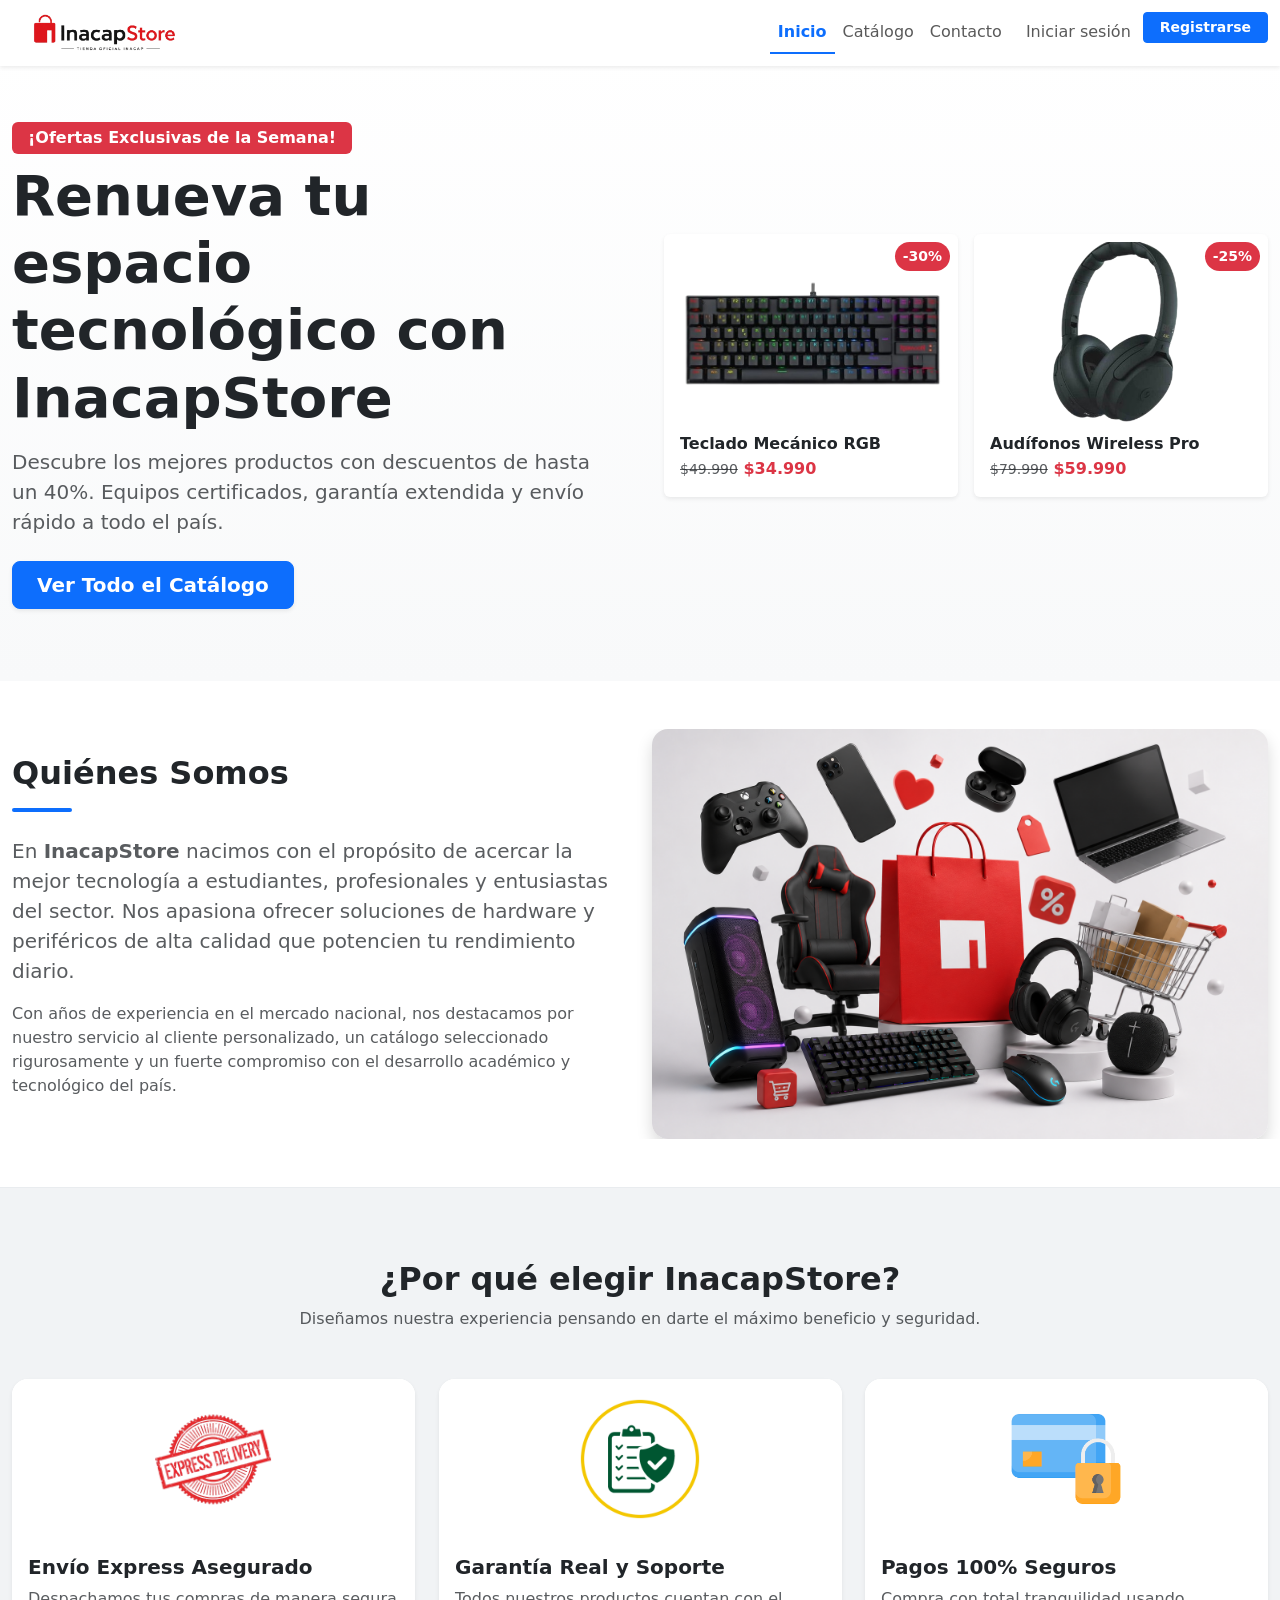
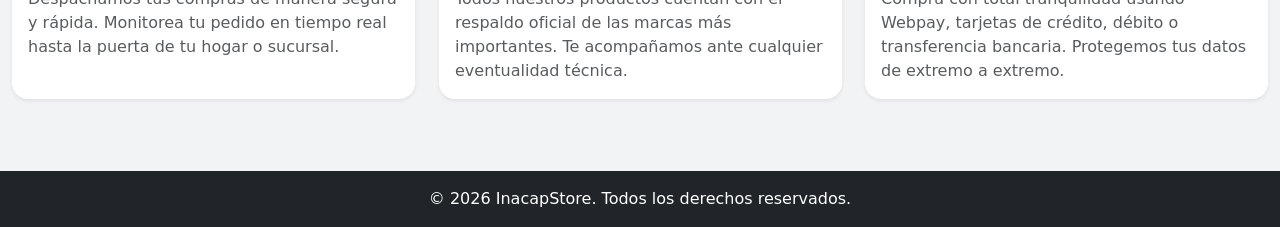
<file: index.html>
<!DOCTYPE html>
<html lang="es">
<head>
    <meta charset="UTF-8">
    <meta name="viewport" content="width=device-width, initial-scale=1.0">
    <title>InacapStore - Inicio</title>
    <link href="https://cdn.jsdelivr.net/npm/bootstrap@5.3.0/dist/css/bootstrap.min.css" rel="stylesheet">
    <link rel="stylesheet" href="css/style.css">
    <style>
        /* Estilos específicos para mejorar el aspecto visual del Index */
        .hero-section {
            background: linear-gradient(135deg, #f8f9fa 0%, #e9ecef 100%);
        }
        .card-benefit img {
            height: 180px;
            object-fit: cover;
        }
        .promo-card {
            transition: transform 0.3s ease;
        }
        .promo-card:hover {
            transform: translateY(-5px);
            cursor: pointer;
        }
    </style>
</head>
<body>

    <nav class="navbar navbar-expand-lg navbar-light bg-white shadow-sm fixed-top">
        <div class="container">
            <a class="navbar-brand" href="index.html">
                <img src="assets/logo.png" alt="Logo InacapStore" class="logo-navbar" style="height: 40px;">
            </a>
            <button class="navbar-toggler" type="button" data-bs-toggle="collapse" data-bs-target="#navbarNav">
                <span class="navbar-toggler-icon"></span>
            </button>
            <div class="collapse navbar-collapse" id="navbarNav">
                <ul class="navbar-nav ms-auto" id="menu-navegacion">
                </ul>
            </div>
        </div>
    </nav>

    <main>
        <section class="hero-section py-5 border-bottom">
            <div class="container py-4">
                <div class="row align-items-center g-5">
                    <div class="col-lg-6">
                        <span class="badge bg-danger mb-2 px-3 py-2 fs-6">¡Ofertas Exclusivas de la Semana!</span>
                        <h1 class="display-4 fw-bold text-dark mb-3">Renueva tu espacio tecnológico con InacapStore</h1>
                        <p class="lead text-muted mb-4">Descubre los mejores productos con descuentos de hasta un 40%. Equipos certificados, garantía extendida y envío rápido a todo el país.</p>
                        <a href="catalogo.html" class="btn btn-primary btn-lg px-4 me-md-2 fw-bold shadow-sm btn-movimiento-cta">Ver Todo el Catálogo</a>
                    </div>
                    
                    <div class="col-lg-6">
                        <div class="row g-3">
                            <div class="col-sm-6" onclick="location.href='catalogo.html';">
                                <div class="card h-100 border-0 shadow-sm promo-card">
                                    <span class="position-absolute top-0 end-0 bg-danger text-white px-2 py-1 m-2 rounded-pill small fw-bold">-30%</span>
                                    <img src="assets/producto-oferta1.png" class="card-img-top p-2 rounded-4" alt="Teclado Gamer" onerror="this.src='https://via.placeholder.com/250x180?text=Producto+Oferta+1'">
                                    <div class="card-body pt-0">
                                        <h6 class="card-title fw-bold mb-1 text-truncate">Teclado Mecánico RGB</h6>
                                        <p class="text-danger fw-bold mb-0"><del class="text-muted small fw-normal">$49.990</del> $34.990</p>
                                    </div>
                                </div>
                            </div>
                            <div class="col-sm-6" onclick="location.href='catalogo.html';">
                                <div class="card h-100 border-0 shadow-sm promo-card">
                                    <span class="position-absolute top-0 end-0 bg-danger text-white px-2 py-1 m-2 rounded-pill small fw-bold">-25%</span>
                                    <img src="assets/producto-oferta2.png" class="card-img-top p-2 rounded-4" alt="Audífonos Pro" onerror="this.src='https://via.placeholder.com/250x180?text=Producto+Oferta+2'">
                                    <div class="card-body pt-0">
                                        <h6 class="card-title fw-bold mb-1 text-truncate">Audífonos Wireless Pro</h6>
                                        <p class="text-danger fw-bold mb-0"><del class="text-muted small fw-normal">$79.990</del> $59.990</p>
                                    </div>
                                </div>
                            </div>
                        </div>
                    </div>
                </div>
            </div>
        </section>
<section class="py-4 py-md-5 bg-white overflow-hidden">
    
    <div class="container">
        
        <div class="row align-items-center g-4">
            
            <div class="col-12 col-md-6">
                <h2 class="fw-bold mb-3 text-dark">Quiénes Somos</h2>
                <div class="hr-theme mb-4" style="width: 60px; height: 4px; background-color: var(--bs-primary); border-radius: 2px;"></div>
                <p class="text-muted fs-5 lh-base">En <strong>InacapStore</strong> nacimos con el propósito de acercar la mejor tecnología a estudiantes, profesionales y entusiastas del sector. Nos apasiona ofrecer soluciones de hardware y periféricos de alta calidad que potencien tu rendimiento diario.</p>
                <p class="text-muted lh-base">Con años de experiencia en el mercado nacional, nos destacamos por nuestro servicio al cliente personalizado, un catálogo seleccionado rigurosamente y un fuerte compromiso con el desarrollo académico y tecnológico del país.</p>
            </div>
            
            <div class="col-12 col-md-6 d-flex align-items-center justify-content-center justify-content-md-end">
                <img src="assets/quienes-somos.png" 
                    alt="Equipo de InacapStore" 
                    class="img-fluid rounded-4 shadow" 
                    style="width: 100%; max-width: 650px; height: auto; display: block;"
                    onerror="this.src='https://via.placeholder.com/600x300?text=Nuestra+Empresa'">
            </div>

        </div>
    </div>
</section>

        <section class="py-5 bg-light border-top">
            <div class="container py-4">
                <div class="text-center mb-5">
                    <h2 class="fw-bold text-dark">¿Por qué elegir InacapStore?</h2>
                    <p class="text-muted">Diseñamos nuestra experiencia pensando en darte el máximo beneficio y seguridad.</p>
                </div>
                
                <div class="row g-4">
                    <div class="col-md-4">
                        <div class="card h-100 border-0 shadow-sm card-benefit rounded-4 overflow-hidden">
                            <img src="assets/envio.png" class="card-img-top" alt="Envío Rápido" onerror="this.src='https://via.placeholder.com/400x200?text=Env%C3%ADo+Express'">
                            <div class="card-body">
                                <h5 class="card-title fw-bold">Envío Express Asegurado</h5>
                                <p class="card-text text-muted">Despachamos tus compras de manera segura y rápida. Monitorea tu pedido en tiempo real hasta la puerta de tu hogar o sucursal.</p>
                            </div>
                        </div>
                    </div>
                    
                    <div class="col-md-4">
                        <div class="card h-100 border-0 shadow-sm card-benefit rounded-4 overflow-hidden">
                            <img src="assets/garantia.png" class="card-img-top" alt="Garantía Extendida" onerror="this.src='https://via.placeholder.com/400x200?text=Garant%C3%ADa+Oficial'">
                            <div class="card-body">
                                <h5 class="card-title fw-bold">Garantía Real y Soporte</h5>
                                <p class="card-text text-muted">Todos nuestros productos cuentan con el respaldo oficial de las marcas más importantes. Te acompañamos ante cualquier eventualidad técnica.</p>
                            </div>
                        </div>
                    </div>
                    
                    <div class="col-md-4">
                        <div class="card h-100 border-0 shadow-sm card-benefit rounded-4 overflow-hidden">
                            <img src="assets/pago.png" class="card-img-top" alt="Pago Seguro" onerror="this.src='https://via.placeholder.com/400x200?text=Pago+100%25+Seguro'">
                            <div class="card-body">
                                <h5 class="card-title fw-bold">Pagos 100% Seguros</h5>
                                <p class="card-text text-muted">Compra con total tranquilidad usando Webpay, tarjetas de crédito, débito o transferencia bancaria. Protegemos tus datos de extremo a extremo.</p>
                            </div>
                        </div>
                    </div>
                </div>
            </div>
        </section>
    </main>

    <footer class="bg-dark text-white text-center py-3">
        <p class="mb-0">&copy; 2026 InacapStore. Todos los derechos reservados.</p>
    </footer>

    <script src="https://cdn.jsdelivr.net/npm/bootstrap@5.3.0/dist/js/bootstrap.bundle.min.js"></script>
    
    <script src="js/init.js"></script>
</body>
</body>
</html>
</file>
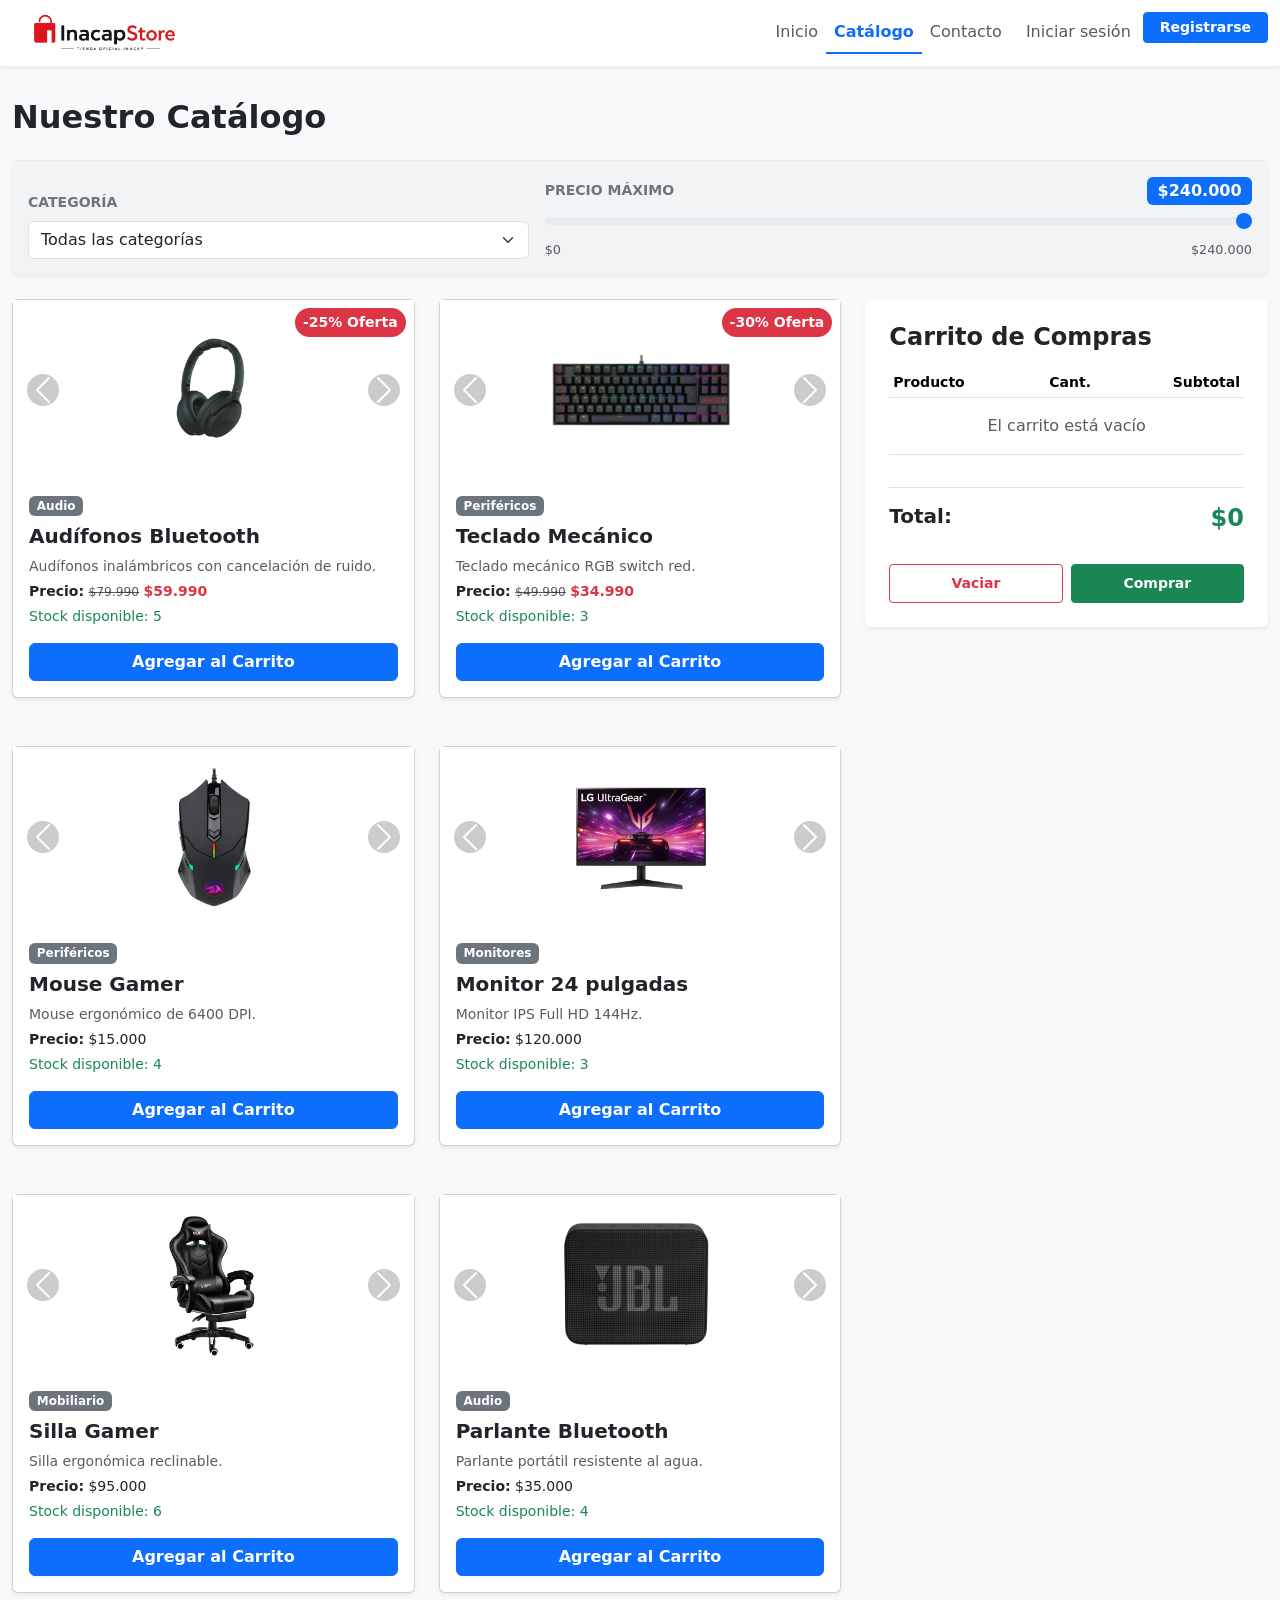
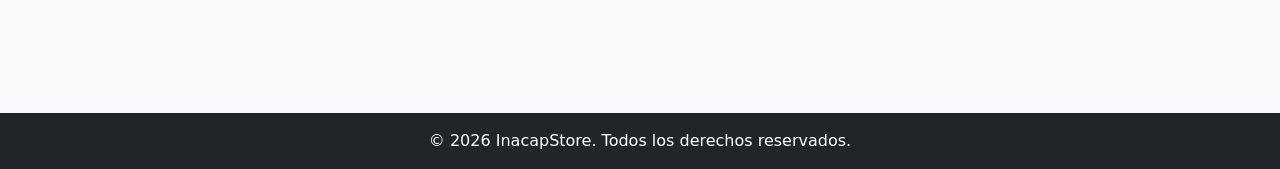
<file: catalogo.html>
<!DOCTYPE html>
<html lang="es">
<head>
    <meta charset="UTF-8">
    <meta name="viewport" content="width=device-width, initial-scale=1.0">
    <title>InacapStore - Catálogo</title>
    <link href="https://cdn.jsdelivr.net/npm/bootstrap@5.3.0/dist/css/bootstrap.min.css" rel="stylesheet">
    <link rel="stylesheet" href="css/style.css">
</head>
<body>

    <nav class="navbar navbar-expand-lg navbar-light bg-white shadow-sm fixed-top">
        <div class="container">
            <a class="navbar-brand" href="index.html">
                <img src="assets/logo.png" alt="Logo InacapStore" class="logo-navbar" style="height: 40px;">
            </a>
            <button class="navbar-toggler" type="button" data-bs-toggle="collapse" data-bs-target="#navbarNav">
                <span class="navbar-toggler-icon"></span>
            </button>
            <div class="collapse navbar-collapse" id="navbarNav">
                <ul class="navbar-nav ms-auto" id="menu-navegacion">
                    </ul>
            </div>
        </div>
    </nav>

    <main class="container py-5">
        <h2 class="mb-4 fw-bold">Nuestro Catálogo</h2>
        
        <div class="card p-3 shadow-sm border-0 mb-4 bg-light">
            <div class="row g-3 align-items-end">
                <div class="col-12 col-md-5">
                    <label for="filtro-categoria" class="form-label fw-bold small text-secondary">CATEGORÍA</label>
                    <select id="filtro-categoria" class="form-select">
                        </select>
                </div>
                <div class="col-12 col-md-7">
                    <div class="d-flex justify-content-between align-items-center mb-1">
                        <label for="filtro-precio" class="form-label fw-bold small text-secondary mb-0">PRECIO MÁXIMO</label>
                        <span id="precio-max-txt" class="badge bg-primary fs-6 fw-bold">$0</span>
                    </div>
                    <input type="range" class="form-range" id="filtro-precio" min="0" value="0">
                    <div class="d-flex justify-content-between text-muted extra-small" style="font-size: 0.8rem;">
                        <span>$0</span>
                        <span id="rango-limite-txt">$0</span>
                    </div>
                </div>
            </div>
        </div>

        <div id="alerta-carrito" class="mb-3"></div>

        <div class="row g-4 align-items-start">
            
            <div class="col-12 col-lg-8">
                <div class="row g-4" id="contenedor-productos">
                    </div>
            </div>

            <div class="col-12 col-lg-4">
                <div class="card shadow-sm border-0 carrito-responsivo p-2">
                    <div class="card-body">
                        <h4 class="card-title fw-bold mb-3 text-dark">Carrito de Compras</h4>
                        <div class="table-responsive">
                            <table class="table table-sm align-middle">
                                <thead>
                                    <tr class="text-secondary small">
                                        <th>Producto</th>
                                        <th class="text-center">Cant.</th>
                                        <th class="text-end">Subtotal</th>
                                    </tr>
                                </thead>
                                <tbody id="cuerpo-carrito">
                                    </tbody>
                            </table>
                        </div>
                        <div class="d-flex justify-content-between mt-3 border-top pt-3">
                            <h5 class="fw-bold text-dark">Total:</h5>
                            <h5 class="fw-bold text-success fs-4" id="total-carrito">$0</h5>
                        </div>

                        <div class="row g-2 mt-3">
                            <div class="col-6">
                                <button id="btn-vaciar" class="btn btn-outline-danger btn-sm w-100 fw-bold py-2">Vaciar</button>
                            </div>
                            <div class="col-6">
                                <button id="btn-comprar" class="btn btn-success btn-sm w-100 fw-bold py-2">Comprar</button>
                            </div>
                        </div>
                    </div>
                </div>
            </div>

        </div>
    </main>

    <footer class="bg-dark text-white text-center py-3 mt-5">
        <p class="mb-0">&copy; 2026 InacapStore. Todos los derechos reservados.</p>
    </footer>

    <script src="https://cdn.jsdelivr.net/npm/bootstrap@5.3.0/dist/js/bootstrap.bundle.min.js"></script>
    <script src="js/init.js"></script>
    <script src="js/catalogo.js"></script>
</body>
</html>
</file>
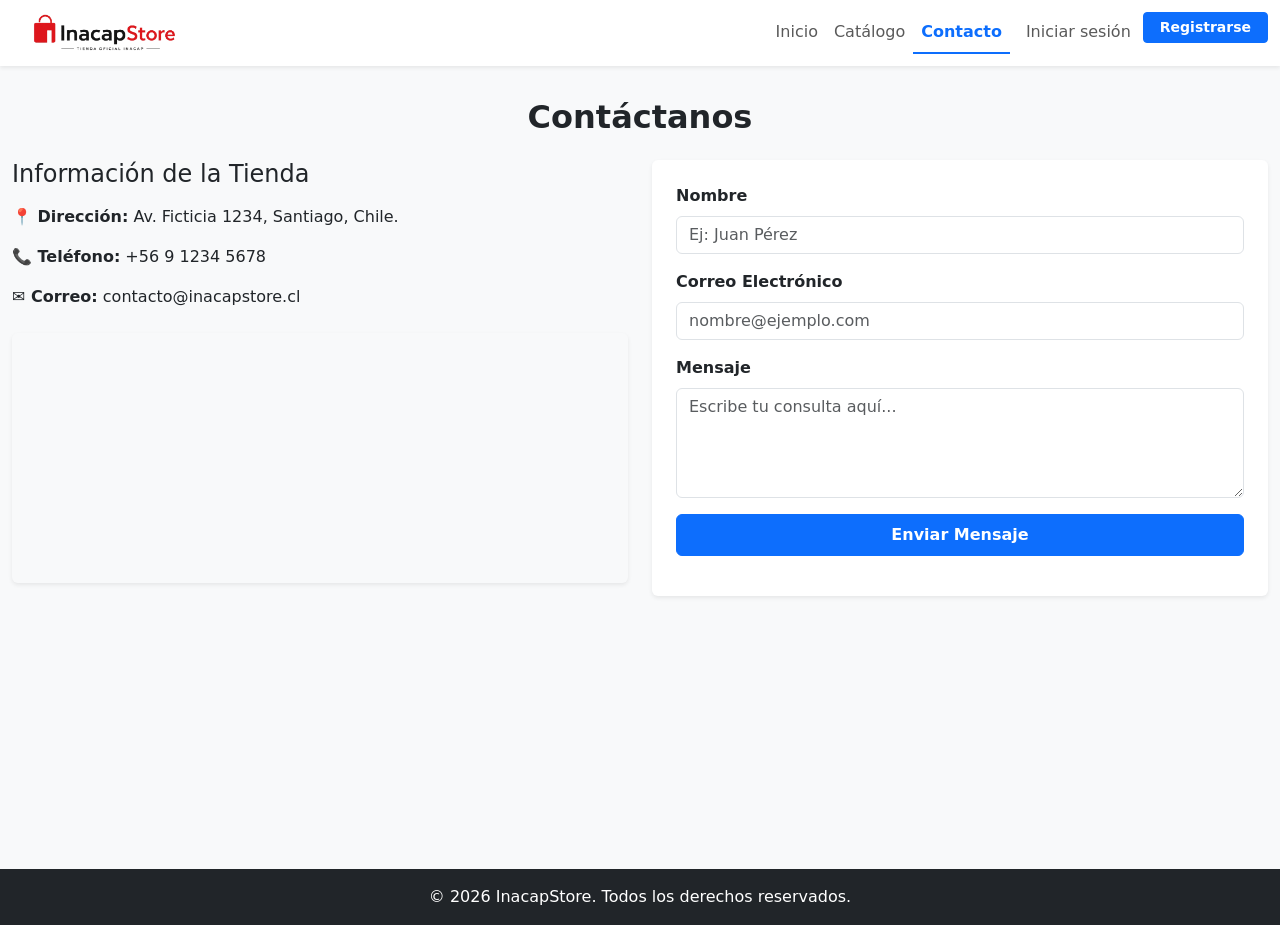
<file: contacto.html>
<!DOCTYPE html>
<html lang="es">
<head>
    <meta charset="UTF-8">
    <meta name="viewport" content="width=device-width, initial-scale=1.0">
    <title>InacapStore - Contacto</title>
    <link href="https://cdn.jsdelivr.net/npm/bootstrap@5.3.0/dist/css/bootstrap.min.css" rel="stylesheet">
    <link rel="stylesheet" href="css/style.css">
</head>
<body>

    <nav class="navbar navbar-expand-lg navbar-light bg-white shadow-sm fixed-top">
    <div class="container">
        <a class="navbar-brand" href="index.html">
            <img src="assets/logo.png" alt="Logo InacapStore" class="logo-navbar">
        </a>
        <button class="navbar-toggler" type="button" data-bs-toggle="collapse" data-bs-target="#navbarNav">
            <span class="navbar-toggler-icon"></span>
        </button>
        <div class="collapse navbar-collapse" id="navbarNav">
            <ul class="navbar-nav ms-auto" id="menu-navegacion">
                </ul>
        </div>
    </div>
</nav>

    <main class="container py-5">
        <h2 class="mb-4 fw-bold text-center">Contáctanos</h2>
        
        <div class="row g-4">
            
            <div class="col-md-6 order-1 order-md-2">
                <div class="card shadow-sm border-0">
                    <div class="card-body p-4">
                        <form id="form-contacto">
                            <div class="mb-3">
                                <label for="nombre" class="form-label fw-semibold">Nombre</label>
                                <input type="text" class="form-control" id="nombre" placeholder="Ej: Juan Pérez" required>
                            </div>
                            <div class="mb-3">
                                <label for="correo" class="form-label fw-semibold">Correo Electrónico</label>
                                <input type="email" class="form-control" id="correo" placeholder="nombre@ejemplo.com" required>
                            </div>
                            <div class="mb-3">
                                <label for="mensaje" class="form-label fw-semibold">Mensaje</label>
                                <textarea class="form-control" id="mensaje" rows="4" placeholder="Escribe tu consulta aquí..." required></textarea>
                            </div>
                            <button type="submit" class="btn btn-primary w-100 fw-bold py-2">Enviar Mensaje</button>
                        </form>
                        <div id="alerta-contacto" class="mt-3"></div>
                    </div>
                </div>
            </div>

            <div class="col-md-6 order-2 order-md-1">
                <h4 class="mb-3">Información de la Tienda</h4>
                <p><strong>📍 Dirección:</strong> Av. Ficticia 1234, Santiago, Chile.</p>
                <p><strong>📞 Teléfono:</strong> +56 9 1234 5678</p>
                <p><strong>✉️ Correo:</strong> contacto@inacapstore.cl</p>
                
                <div class="mt-4 ratio ratio-16x9 rounded shadow-sm overflow-hidden" style="max-height: 250px;">
                    <iframe src="https://www.google.com/maps/embed?pb=!1m14!1m12!1m3!1d13313.684128038758!2d-70.6504502!3d-33.4372!2m3!1f0!2f0!3f0!3m2!1i1024!2i768!4f13.1!5e0!3m2!1ses!2scl!4v1624320000000!5m2!1ses!2scl" style="border:0;" allowfullscreen="" loading="lazy"></iframe>
                </div>
            </div>

        </div>
    </main>

    <footer class="bg-dark text-white text-center py-3 mt-5">
        <p class="mb-0">© 2026 InacapStore. Todos los derechos reservados.</p>
    </footer>

    <script src="https://cdn.jsdelivr.net/npm/bootstrap@5.3.0/dist/js/bootstrap.bundle.min.js"></script>
    <script src="js/init.js"></script>
    <script src="js/contacto.js"></script>
    <script src="https://cdn.jsdelivr.net/npm/bootstrap@5.3.0/dist/js/bootstrap.bundle.min.js"></script>
    
    <script src="js/init.js"></script>
    
    <script src="js/catalogo.js"></script>
</body>
</body>
</html>
</file>
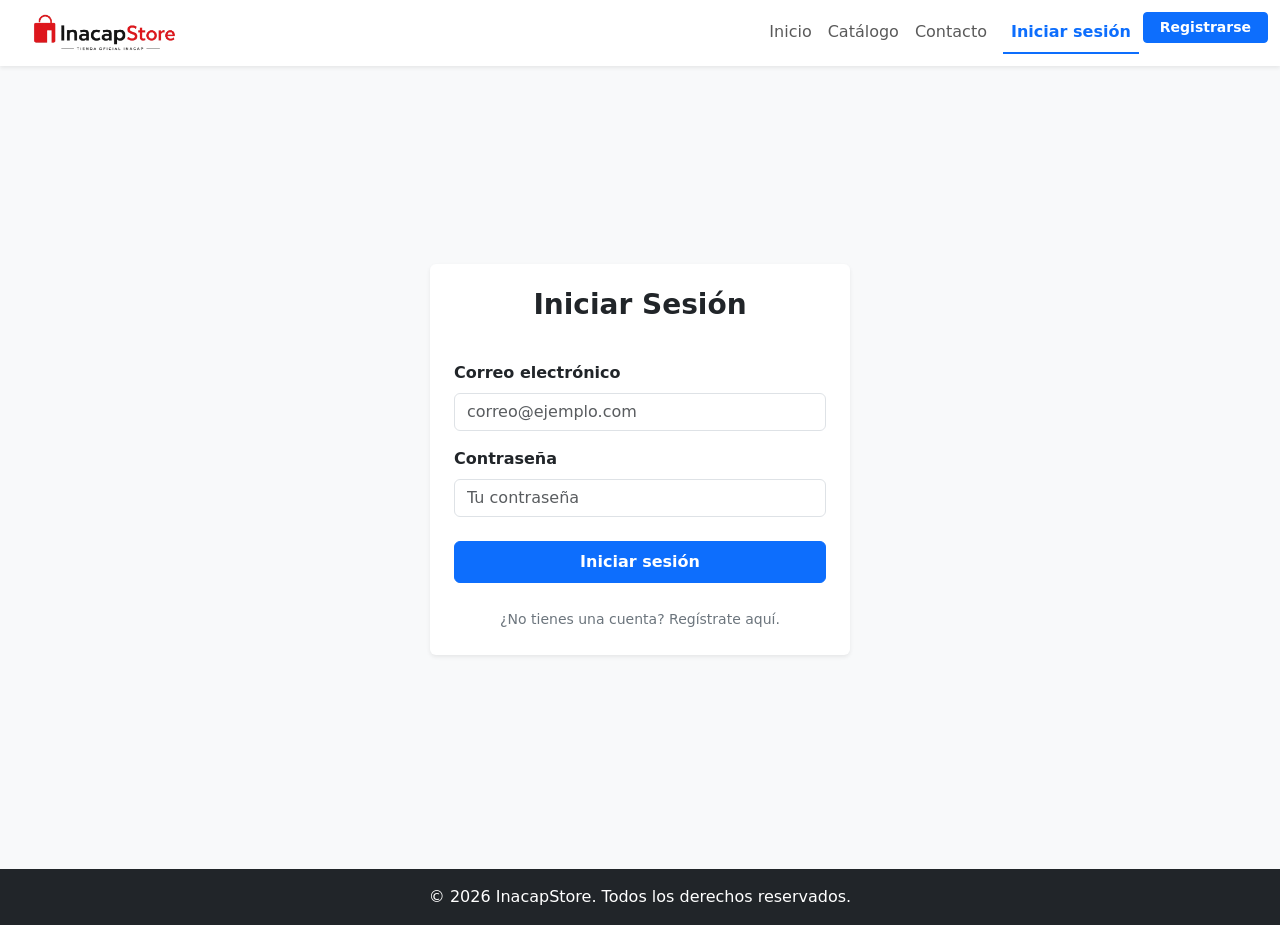
<file: login.html>
<!DOCTYPE html>
<html lang="es">
<head>
    <meta charset="UTF-8">
    <meta name="viewport" content="width=device-width, initial-scale=1.0">
    <title>InacapStore - Iniciar Sesión</title>
    <link href="https://cdn.jsdelivr.net/npm/bootstrap@5.3.0/dist/css/bootstrap.min.css" rel="stylesheet">
    <link rel="stylesheet" href="css/style.css">
</head>
<body>

    <nav class="navbar navbar-expand-lg navbar-light bg-white shadow-sm fixed-top">
        <div class="container">
            <a class="navbar-brand" href="index.html">
                <img src="assets/logo.png" alt="Logo InacapStore" class="logo-navbar" style="height: 40px;">
            </a>
            <button class="navbar-toggler" type="button" data-bs-toggle="collapse" data-bs-target="#navbarNav">
                <span class="navbar-toggler-icon"></span>
            </button>
            <div class="collapse navbar-collapse" id="navbarNav">
                <ul class="navbar-nav ms-auto" id="menu-navegacion">
                    </ul>
            </div>
        </div>
    </nav>

    <main class="container py-5 d-flex align-items-center justify-content-center" style="min-height: 80vh;">
        <div class="card shadow-sm border-0 p-4" style="width: 100%; max-width: 420px;">
            <h3 class="text-center fw-bold mb-4">Iniciar Sesión</h3>
            
            <div id="alerta-login" class="mb-3"></div>

            <form id="form-login" novalidate>
                <div class="mb-3">
                    <label for="login-correo" class="form-label fw-semibold">Correo electrónico</label>
                    <input type="email" class="form-control" id="login-correo" placeholder="correo@ejemplo.com" required>
                </div>
                <div class="mb-3">
                    <label for="login-password" class="form-label fw-semibold">Contraseña</label>
                    <input type="password" class="form-control" id="login-password" placeholder="Tu contraseña" required>
                </div>
                <button type="submit" class="btn btn-primary w-100 fw-bold py-2 mt-2">Iniciar sesión</button>
            </form>

            <div class="text-center mt-4">
                <a href="registro.html" class="text-decoration-none text-secondary small">¿No tienes una cuenta? Regístrate aquí.</a>
            </div>
        </div>
    </main>

    <footer class="bg-dark text-white text-center py-3 mt-auto">
        <p class="mb-0">&copy; 2026 InacapStore. Todos los derechos reservados.</p>
    </footer>

    <script src="https://cdn.jsdelivr.net/npm/bootstrap@5.3.0/dist/js/bootstrap.bundle.min.js"></script>
    <script src="js/init.js"></script>
    <script src="js/login.js"></script>
</body>
</html>
</file>
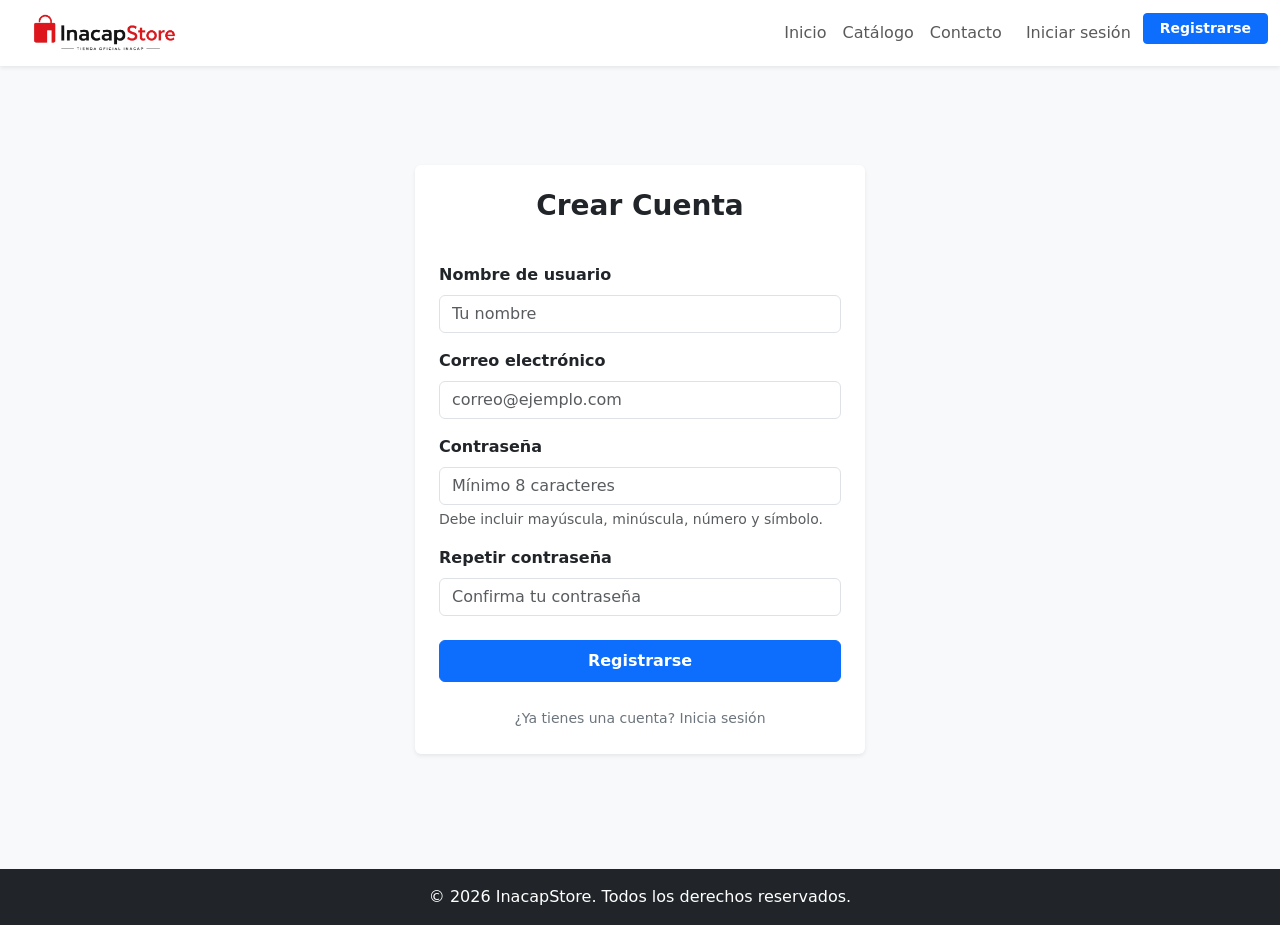
<file: registro.html>
<!DOCTYPE html>
<html lang="es">
<head>
    <meta charset="UTF-8">
    <meta name="viewport" content="width=device-width, initial-scale=1.0">
    <title>InacapStore - Registro</title>
    <link href="https://cdn.jsdelivr.net/npm/bootstrap@5.3.0/dist/css/bootstrap.min.css" rel="stylesheet">
    <link rel="stylesheet" href="css/style.css">
</head>
<body>

    <nav class="navbar navbar-expand-lg navbar-light bg-white shadow-sm fixed-top">
        <div class="container">
            <a class="navbar-brand" href="index.html">
                <img src="assets/logo.png" alt="Logo InacapStore" class="logo-navbar" style="height: 40px;">
            </a>
            <button class="navbar-toggler" type="button" data-bs-toggle="collapse" data-bs-target="#navbarNav">
                <span class="navbar-toggler-icon"></span>
            </button>
            <div class="collapse navbar-collapse" id="navbarNav">
                <ul class="navbar-nav ms-auto" id="menu-navegacion">
                    </ul>
            </div>
        </div>
    </nav>

    <main class="container py-5 d-flex align-items-center justify-content-center" style="min-height: 80vh;">
        <div class="card shadow-sm border-0 p-4" style="width: 100%; max-width: 450px;">
            <h3 class="text-center fw-bold mb-4">Crear Cuenta</h3>
            
            <div id="alerta-registro" class="mb-3"></div>

            <form id="form-registro" novalidate>
                <div class="mb-3">
                    <label for="reg-nombre" class="form-label fw-semibold">Nombre de usuario</label>
                    <input type="text" class="form-control" id="reg-nombre" placeholder="Tu nombre" required>
                </div>
                <div class="mb-3">
                    <label for="reg-correo" class="form-label fw-semibold">Correo electrónico</label>
                    <input type="email" class="form-control" id="reg-correo" placeholder="correo@ejemplo.com" required>
                </div>
                <div class="mb-3">
                    <label for="reg-password" class="form-label fw-semibold">Contraseña</label>
                    <input type="password" class="form-control" id="reg-password" placeholder="Mínimo 8 caracteres" required>
                    <div class="form-text text-muted small">Debe incluir mayúscula, minúscula, número y símbolo.</div>
                </div>
                <div class="mb-3">
                    <label for="reg-password-confirm" class="form-label fw-semibold">Repetir contraseña</label>
                    <input type="password" class="form-control" id="reg-password-confirm" placeholder="Confirma tu contraseña" required>
                </div>
                <button type="submit" class="btn btn-primary w-100 fw-bold py-2 mt-2">Registrarse</button>
            </form>

            <div class="text-center mt-4">
                <a href="login.html" class="text-decoration-none text-secondary small">¿Ya tienes una cuenta? Inicia sesión</a>
            </div>
        </div>
    </main>

    <footer class="bg-dark text-white text-center py-3 mt-auto">
        <p class="mb-0">&copy; 2026 InacapStore. Todos los derechos reservados.</p>
    </footer>

    <script src="https://cdn.jsdelivr.net/npm/bootstrap@5.3.0/dist/js/bootstrap.bundle.min.js"></script>
    <script src="js/init.js"></script>
    <script src="js/registro.js"></script>
</body>
</html>
</file>
<file: css/style.css>
/* ==========================================
   1. CONFIGURACIÓN GENERAL Y RESETEO
   ========================================== */
html, body {
    max-width: 100% !important;
    overflow-x: hidden !important;
    display: flex;
    flex-direction: column;
    min-height: 100vh;
    background-color: #f8f9fa;
    padding-top: 25px !important; /* Ajustado para el menú fixed-top */
}

main {
    flex: 1;
}

/* Forzamos también al contenedor principal a no salirse jamás */
main, .container, .container-fluid {
    max-width: 100% !important;
    overflow-x: hidden !important;
}

/* ==========================================
   2. NAVBAR (MENÚ DE NAVEGACIÓN)
   ========================================== */

/* Ajuste personalizado para el logo en la barra de navegación */
.logo-navbar {
    height: 40px;      
    width: auto;       
    max-width: 100%;   
}

/* Estado activo del menú */
.nav-link.active {
    border-bottom: 2px solid #0d6efd;
}

/* Estado inicial de los botones del menú */
.navbar-nav .nav-link {
    transition: transform 0.2s ease, color 0.2s ease; 
    display: inline-block; 
}

/* Efecto al pasar el mouse (Hover) */
.navbar-nav .nav-link:hover {
    color: #0d6efd !important; 
    transform: scale(1.15);    
}

/* ==========================================
   3. SECCIÓN INICIO (INDEX) & BENEFICIOS
   ========================================== */

/* El fondo del Hero */
.hero-section {
    background: linear-gradient(180deg, #ffffff 0%, #f8f9fa 100%) !important;
    border-bottom: none !important; 
}

/* Tarjetas de beneficio (Propiedades unificadas para evitar repetición) */
.card-benefit {
    background-color: #ffffff !important;
    transition: transform 0.3s ease, box-shadow 0.3s ease; 
    will-change: transform, box-shadow; 
}

/* Ajuste uniforme para ver las imágenes COMPLETAS en beneficios */
.card-benefit .card-img-top {
    height: 160px;          
    object-fit: contain;    
    padding: 20px;          
    background-color: #ffffff; 
}

/* Animación al pasar el mouse (Hover) en beneficios */
.card-benefit:hover {
    transform: translateY(-8px); 
    box-shadow: 0 12px 24px rgba(0, 0, 0, 0.15) !important; 
}

.img-quienes-somos {
    max-width: 500px !important; 
    height: auto; 
}

/* Secciones genéricas de fondo */
.bg-white {
    background-color: #ffffff !important;
}

.bg-light {
    background-color: #f1f3f5 !important;
    border-top: 1px solid #e9ecef !important; 
}

/* Animación Latido Infinito */
@keyframes latidoCta {
    0% {
        transform: scale(1);
        box-shadow: 0 4px 6px rgba(13, 110, 253, 0.3);
    }
    50% {
        transform: scale(1.05); 
        box-shadow: 0 12px 24px rgba(13, 110, 253, 0.5); 
    }
    100% {
        transform: scale(1);
        box-shadow: 0 4px 6px rgba(13, 110, 253, 0.3);
    }
}

/* Aplicamos la animación al botón (Sintaxis corregida aquí) */
.btn-movimiento-cta {
    display: inline-block;
    animation: latidoCta 2.5s infinite ease-in-out; 
    transition: all 0.2s ease; 
}

.btn-movimiento-cta:hover {
    animation-play-state: paused; 
    transform: scale(1.08); 
    box-shadow: 0 8px 16px rgba(13, 110, 253, 0.4);
}

/* ==========================================
   4. SECCIÓN CATÁLOGO & CARRUSEL
   ========================================== */

.card-img-top {
    height: 200px;
    object-fit: cover;
}

/* Ajuste para las imágenes del carrusel del catálogo */
.carousel-inner img {
    height: 220px; 
    width: 100%; 
    object-fit: contain; 
    background-color: #f8f9fa; 
    padding: 10px; 
}

/* Limpieza de fondos en tarjetas del catálogo */
#contenedor-productos .card,
#contenedor-productos .carousel,
#contenedor-productos .carousel-inner,
#contenedor-productos .carousel-item {
    background-color: #ffffff !important;
}

#contenedor-productos .card-img-top {
    background-color: #ffffff !important;
    object-fit: contain; 
}

/* ==========================================
   5. DISEÑO RESPONSIVO (MEDIA QUERIES)
   ========================================== */

/* Por defecto (Celulares y Tablets): El carrito se queda abajo normalmente */
.carrito-responsivo {
    position: relative;
    top: 0 !important;
    margin-top: 20px;
}

/* Solo en pantallas de Computadores (desde 992px hacia arriba) */
@media (min-width: 992px) {
    .carrito-responsivo {
        position: -webkit-sticky;
        position: sticky;
        top: 95px !important; /* Ajusta este número si al bajar se pega mucho al menú */
        margin-top: 0 !important; /* <- ELIMINAMOS EL MARGEN QUE LO EMPUJA HACIA ABAJO */
        z-index: 1020;
    }
}

/* Forzar ancho completo de tarjetas en pantallas pequeñas */
@media (max-width: 768px) {
    #contenedor-productos .col-md-6 {
        width: 100% !important;
    }
}
</file>
